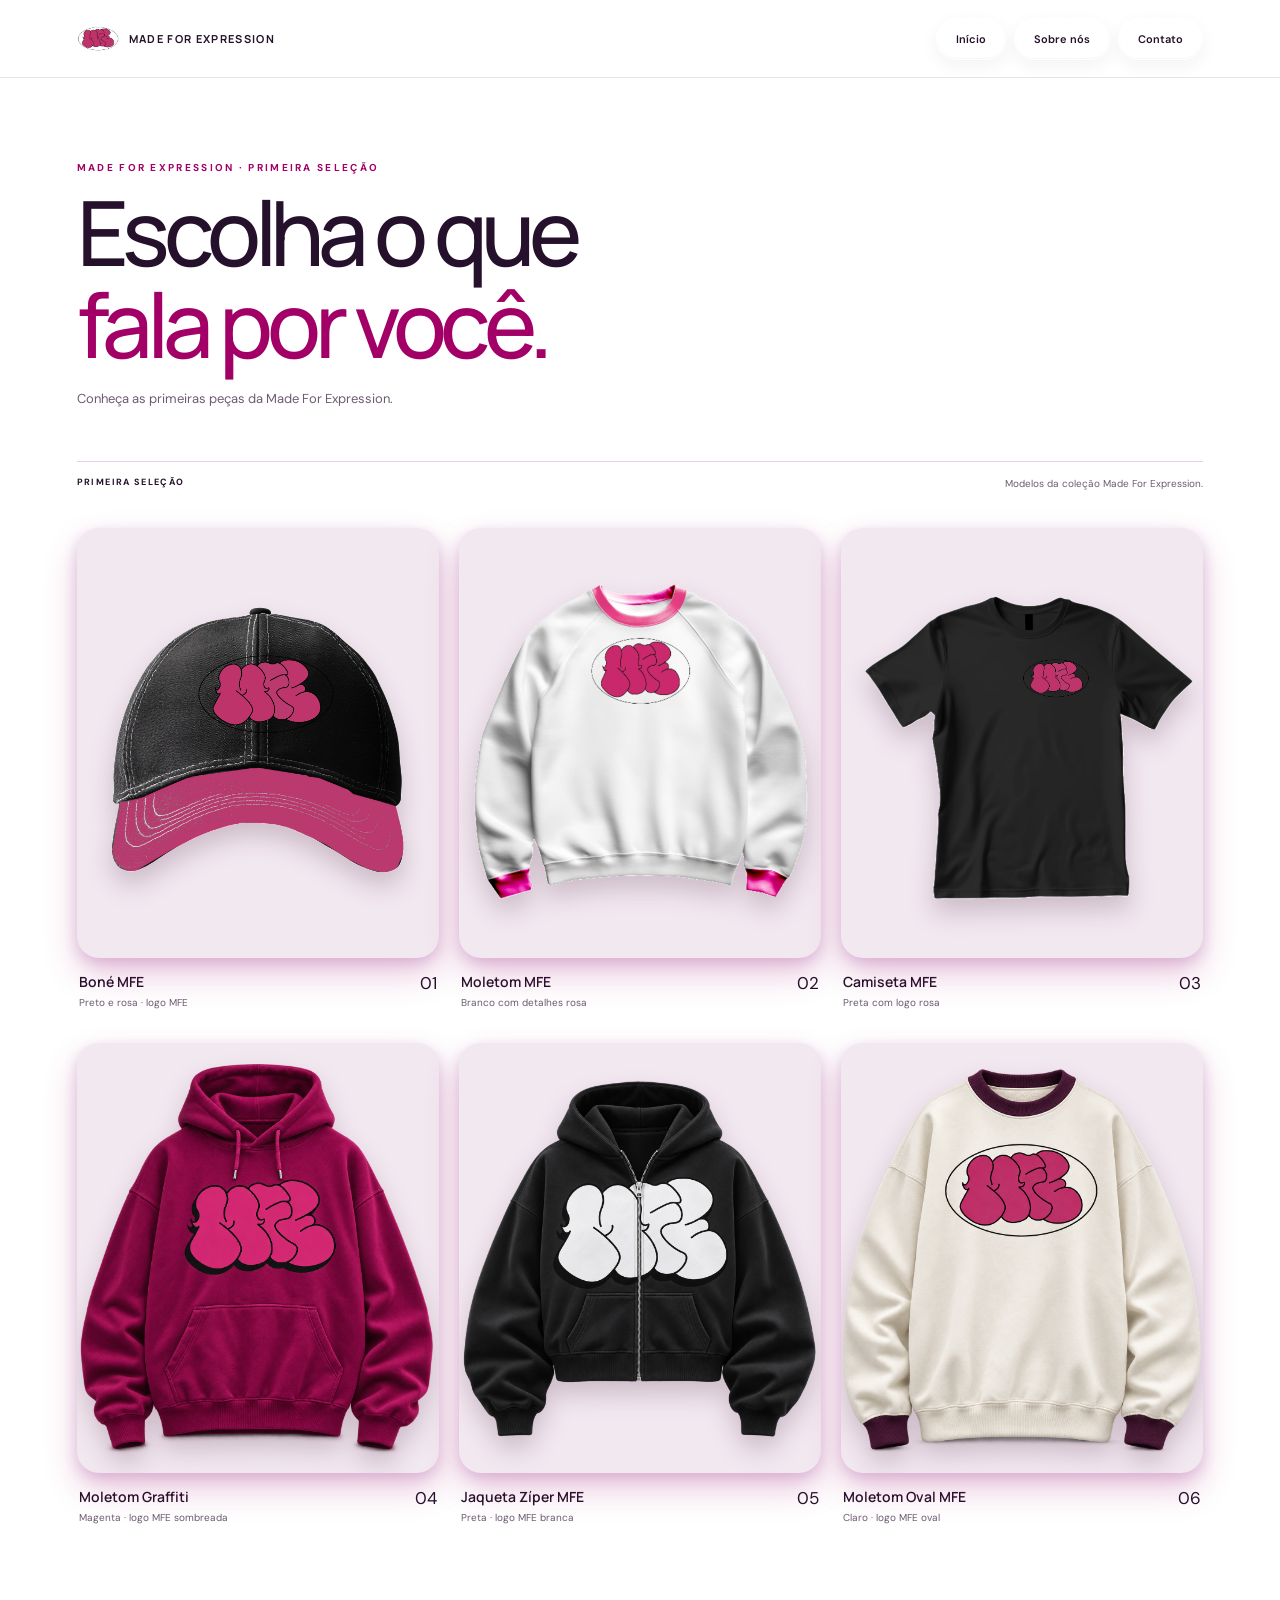
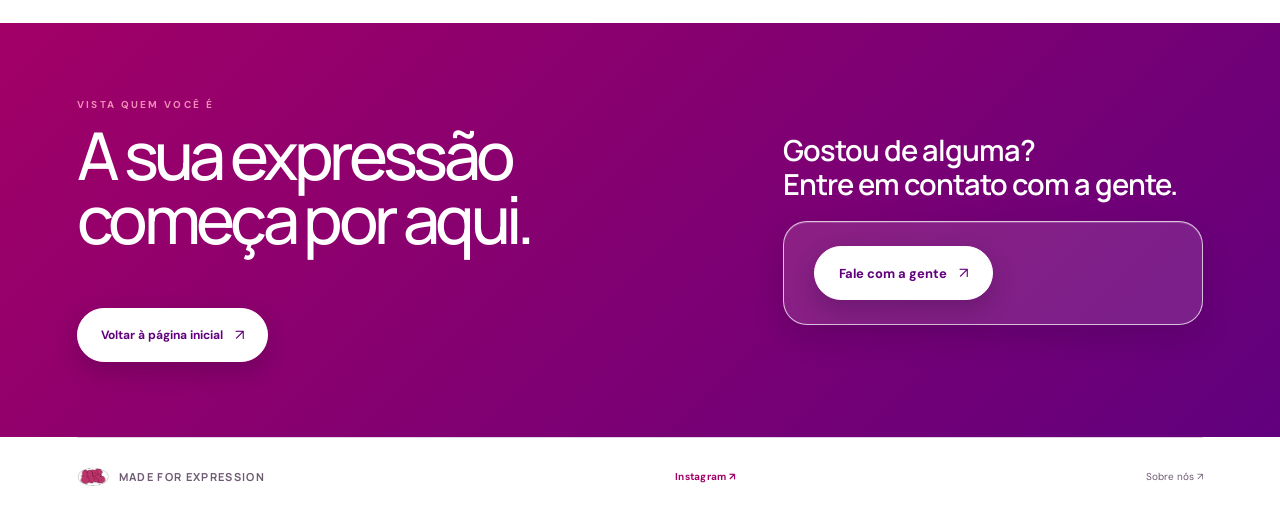
<file: comprar.html>
<!doctype html>
<html lang="pt-BR"><head><meta charset="utf-8"><meta name="viewport" content="width=device-width,initial-scale=1"><meta name="theme-color" content="#f7f3ed"><title>Compre aqui — Made For Expression</title><link rel="stylesheet" href="styles.css"><script defer src="script.js"></script></head>
<body class="inner-page shop-page"><header class="top wrap"><a class="brand" href="index.html"><img src="assets/made-for-expression.png" alt=""><span>Made For Expression</span></a><nav class="nav" aria-label="Navegação principal"><a class="glass-button" href="index.html">Início</a><a class="glass-button" href="sobre-nos.html">Sobre nós</a><a class="glass-button glass-button-dark" href="contato.html">Contato</a></nav></header>
<main><section class="shop-hero wrap reveal"><p class="kicker">MADE FOR EXPRESSION · PRIMEIRA SELEÇÃO</p><h1>Escolha o que<br><em>fala por você.</em></h1><p>Conheça as primeiras peças da Made For Expression.</p></section><section class="wrap shop-catalog"><div class="catalog-note reveal">PRIMEIRA SELEÇÃO <span>Modelos da coleção Made For Expression.</span></div><div class="products shop-products">
<article class="product-card reveal"><div class="product-visual product-visual-photo"><img class="product-photo" src="assets/bone-mfe-cutout.png" alt="Boné preto e rosa com a marca MFE"></div><div class="product-meta"><div><h2>Boné MFE</h2><p>Preto e rosa · logo MFE</p></div><span class="product-index">01</span></div></article>
<article class="product-card reveal"><div class="product-visual product-visual-photo"><img class="product-photo" src="assets/moletom-mfe-cutout.png" alt="Moletom branco com detalhes rosa e logo MFE"></div><div class="product-meta"><div><h2>Moletom MFE</h2><p>Branco com detalhes rosa</p></div><span class="product-index">02</span></div></article>
<article class="product-card reveal"><div class="product-visual product-visual-photo"><img class="product-photo" src="assets/camiseta-mfe-cutout.png" alt="Camiseta preta com logo rosa MFE"></div><div class="product-meta"><div><h2>Camiseta MFE</h2><p>Preta com logo rosa</p></div><span class="product-index">03</span></div></article>
<article class="product-card reveal"><div class="product-visual product-visual-photo"><img class="product-photo" src="assets/moletom-graffiti.png" alt="Moletom oversized magenta com logo MFE"></div><div class="product-meta"><div><h2>Moletom Graffiti</h2><p>Magenta · logo MFE sombreada</p></div><span class="product-index">04</span></div></article>
<article class="product-card reveal"><div class="product-visual product-visual-photo"><img class="product-photo" src="assets/jaqueta-mfe.png" alt="Jaqueta preta MFE com zíper e logo branco"></div><div class="product-meta"><div><h2>Jaqueta Zíper MFE</h2><p>Preta · logo MFE branca</p></div><span class="product-index">05</span></div></article>
<article class="product-card reveal"><div class="product-visual product-visual-photo"><img class="product-photo" src="assets/moletom-oval-mfe.png" alt="Moletom claro com logo MFE oval e detalhes ameixa"></div><div class="product-meta"><div><h2>Moletom Oval MFE</h2><p>Claro · logo MFE oval</p></div><span class="product-index">06</span></div></article>
</div></section><section class="shop-end"><div class="wrap shop-contact-callout reveal"><div class="shop-contact-home"><p class="kicker">VISTA QUEM VOCÊ É</p><h2>A sua expressão<br>começa por aqui.</h2><a class="glass-button shop-home-button" href="index.html">Voltar à página inicial <b>↗</b></a></div><div class="shop-contact-side"><h3>Gostou de alguma?<br>Entre em contato com a gente.</h3><div class="shop-contact-action"><a class="glass-button" href="contato.html">Fale com a gente <b>↗</b></a></div></div></div></section></main><footer class="foot wrap"><a class="brand" href="index.html"><img src="assets/made-for-expression.png" alt=""><span>Made For Expression</span></a><a class="instagram-link" href="https://www.instagram.com/madeforexpression/" target="_blank" rel="noopener noreferrer">Instagram ↗</a><a href="sobre-nos.html">Sobre nós ↗</a></footer></body></html>
</file>
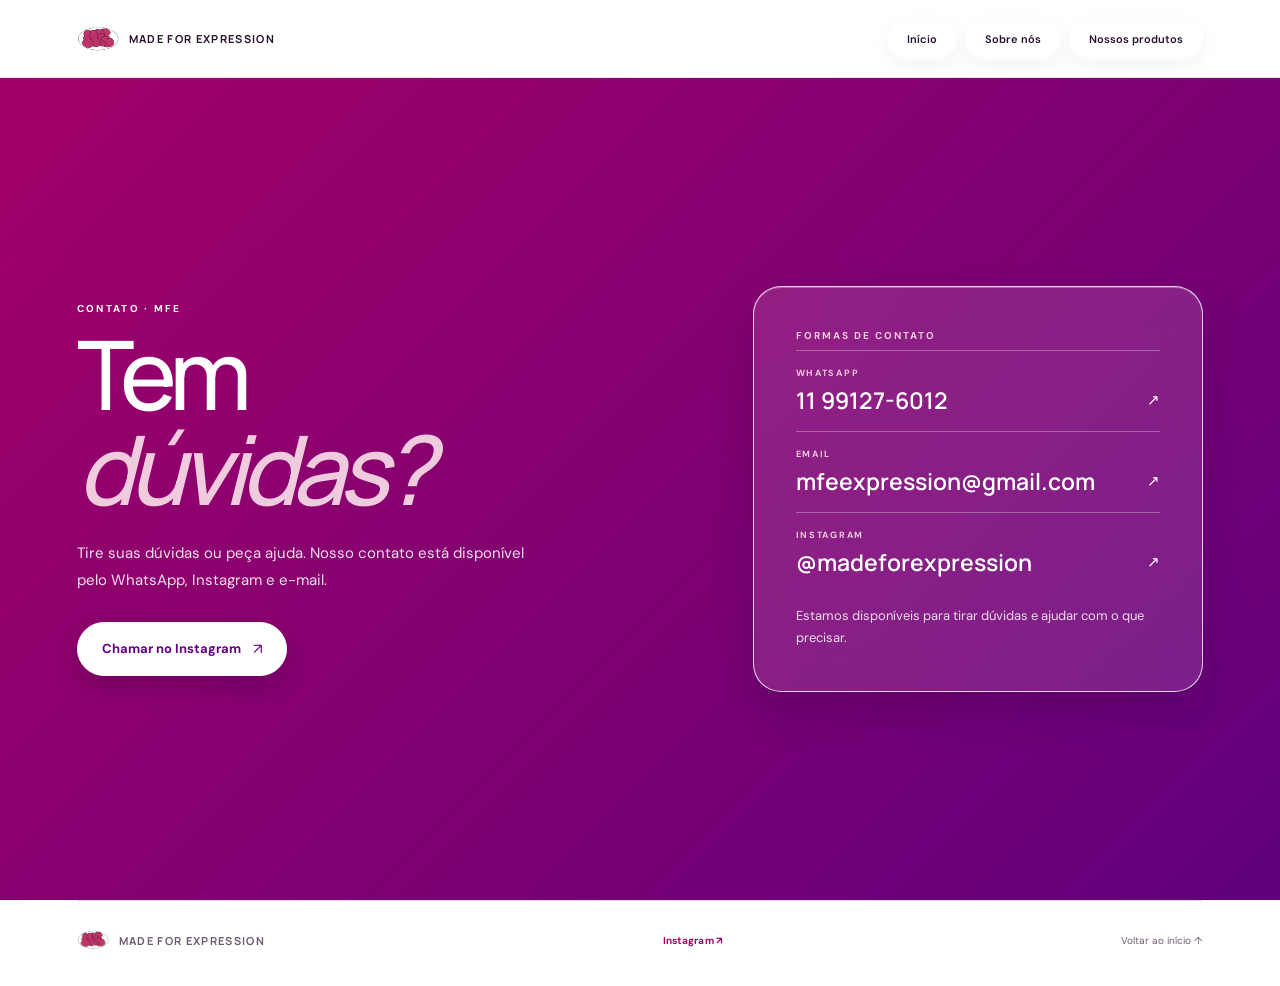
<file: contato.html>
<!doctype html>
<html lang="pt-BR">
<head><meta charset="utf-8"><meta name="viewport" content="width=device-width,initial-scale=1"><meta name="theme-color" content="#A20067"><meta name="description" content="Fale com a Made For Expression pelo Instagram."><title>Contato — Made For Expression</title><link rel="stylesheet" href="styles.css"><script defer src="script.js"></script></head>
<body class="inner-page contact-page">
<header class="top wrap"><a class="brand" href="index.html"><img src="assets/made-for-expression.png" alt=""><span>Made For Expression</span></a><nav class="nav" aria-label="Navegação principal"><a class="glass-button" href="index.html">Início</a><a class="glass-button" href="sobre-nos.html">Sobre nós</a><a class="glass-button glass-button-dark" href="comprar.html">Nossos produtos <b aria-hidden="true">↗</b></a></nav></header>
<main><section class="contact-hero"><div class="wrap contact-layout reveal"><div class="contact-copy"><p class="kicker">CONTATO · MFE</p><h1>Tem<br><em>dúvidas?</em></h1><p>Tire suas dúvidas ou peça ajuda. Nosso contato está disponível pelo WhatsApp, Instagram e e-mail.</p><a class="glass-button contact-instagram" href="https://www.instagram.com/madeforexpression/" target="_blank" rel="noopener noreferrer">Chamar no Instagram <b>↗</b></a></div><div class="contact-handle contact-methods"><span>FORMAS DE CONTATO</span><div class="contact-method"><small>WHATSAPP</small><a href="https://wa.me/5511991276012" target="_blank" rel="noopener noreferrer">11 99127-6012 <b aria-hidden="true">↗</b></a></div><div class="contact-method"><small>EMAIL</small><a href="https://mail.google.com/mail/?view=cm&amp;fs=1&amp;to=mfeexpression@gmail.com" target="_blank" rel="noopener noreferrer">mfeexpression@gmail.com <b aria-hidden="true">↗</b></a></div><div class="contact-method"><small>INSTAGRAM</small><a href="https://www.instagram.com/madeforexpression/" target="_blank" rel="noopener noreferrer">@madeforexpression <b aria-hidden="true">↗</b></a></div><p>Estamos disponíveis para tirar dúvidas e ajudar com o que precisar.</p></div></div></section></main>
<footer class="foot wrap"><a class="brand" href="index.html"><img src="assets/made-for-expression.png" alt=""><span>Made For Expression</span></a><a class="instagram-link" href="https://www.instagram.com/madeforexpression/" target="_blank" rel="noopener noreferrer">Instagram ↗</a><a href="index.html">Voltar ao início ↑</a></footer>
</body></html>
</file>
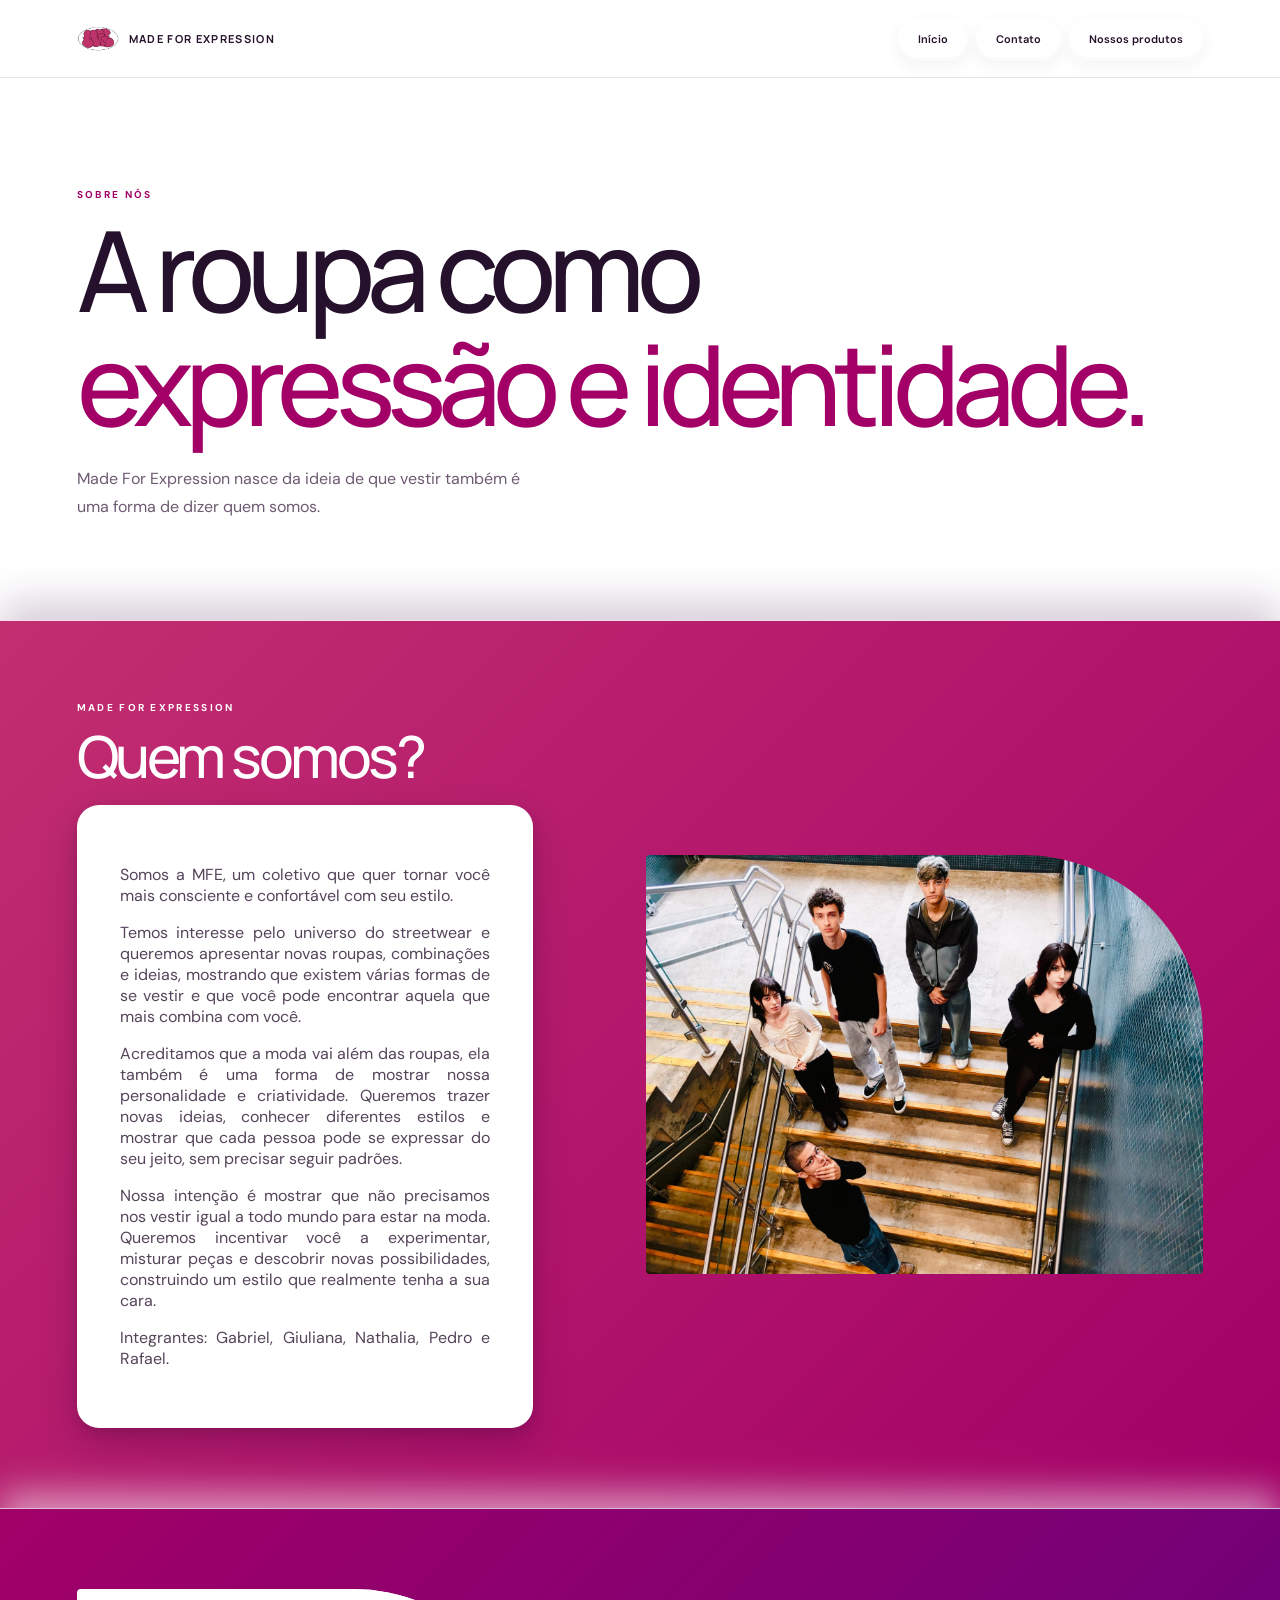
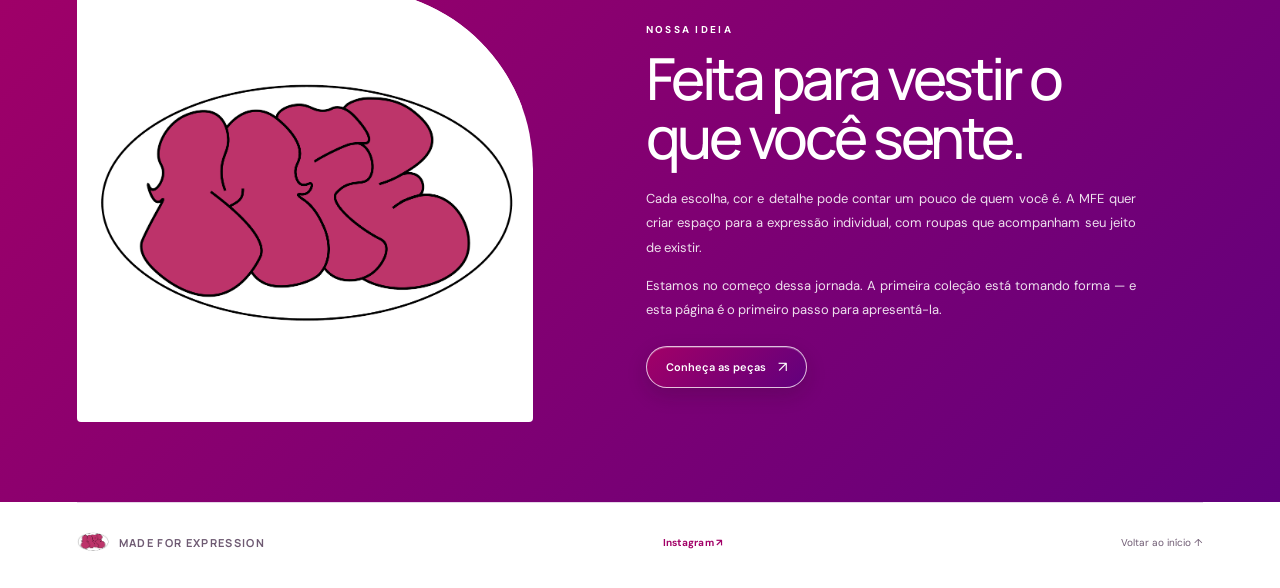
<file: sobre-nos.html>
<!doctype html>
<html lang="pt-BR"><head><meta charset="utf-8"><meta name="viewport" content="width=device-width,initial-scale=1"><meta name="theme-color" content="#f7f3ed"><title>Sobre nós — Made For Expression</title><link rel="stylesheet" href="styles.css"><script defer src="script.js"></script></head>
<body class="inner-page"><header class="top wrap"><a class="brand" href="index.html"><img src="assets/made-for-expression.png" alt=""><span>Made For Expression</span></a><nav class="nav" aria-label="Navegação principal"><a class="glass-button" href="index.html">Início</a><a class="glass-button" href="contato.html">Contato</a><a class="glass-button glass-button-dark" href="comprar.html">Nossos produtos <b aria-hidden="true">↗</b></a></nav></header>
<main><section class="about-hero wrap reveal"><p class="kicker">SOBRE NÓS</p><h1>A roupa como<br><em>expressão e identidade.</em></h1><p>Made For Expression nasce da ideia de que vestir também é uma forma de dizer quem somos.</p></section><section class="about-story about-story-secondary"><div class="wrap story-grid"><div class="story-copy story-copy-about reveal"><p class="kicker">MADE FOR EXPRESSION</p><h2>Quem somos?</h2><div class="story-copy-highlight"><p>Somos a MFE, um coletivo que quer tornar você mais consciente e confortável com seu estilo.</p><p>Temos interesse pelo universo do streetwear e queremos apresentar novas roupas, combinações e ideias, mostrando que existem várias formas de se vestir e que você pode encontrar aquela que mais combina com você.</p><p>Acreditamos que a moda vai além das roupas, ela também é uma forma de mostrar nossa personalidade e criatividade. Queremos trazer novas ideias, conhecer diferentes estilos e mostrar que cada pessoa pode se expressar do seu jeito, sem precisar seguir padrões.</p><p>Nossa intenção é mostrar que não precisamos nos vestir igual a todo mundo para estar na moda. Queremos incentivar você a experimentar, misturar peças e descobrir novas possibilidades, construindo um estilo que realmente tenha a sua cara.</p><p>Integrantes: Gabriel, Giuliana, Nathalia, Pedro e Rafael.</p></div></div><div class="story-art story-photo reveal"><img src="assets/quem-somos.jpg" alt="Grupo de jovens reunidos em uma escada, vistos de cima."></div></div></section><section class="about-story"><div class="wrap story-grid"><div class="story-art reveal"><img src="assets/made-for-expression.png" alt="Logo Made For Expression"></div><div class="story-copy reveal"><p class="kicker">NOSSA IDEIA</p><h2>Feita para vestir o que você sente.</h2><p>Cada escolha, cor e detalhe pode contar um pouco de quem você é. A MFE quer criar espaço para a expressão individual, com roupas que acompanham seu jeito de existir.</p><p>Estamos no começo dessa jornada. A primeira coleção está tomando forma — e esta página é o primeiro passo para apresentá-la.</p><a class="glass-button glass-button-dark" href="comprar.html">Conheça as peças <b>↗</b></a></div></div></section></main>
<footer class="foot wrap"><a class="brand" href="index.html"><img src="assets/made-for-expression.png" alt=""><span>Made For Expression</span></a><a class="instagram-link" href="https://www.instagram.com/madeforexpression/" target="_blank" rel="noopener noreferrer">Instagram ↗</a><a href="index.html">Voltar ao início ↑</a></footer></body></html>
</file>
<file: styles.css>
@import url('https://fonts.googleapis.com/css2?family=DM+Sans:wght@400;500;600;700&family=Manrope:wght@400;500;600;700;800&display=swap');
:root{--paper:#f7f3ed;--ink:#191817;--muted:#77716b;--pink:#c22e70;--line:#e5ded5;--header-height:78px;--glass:rgba(255,255,255,.48)}*{box-sizing:border-box}html{scroll-behavior:smooth}body{margin:0;background:var(--paper);color:var(--ink);font-family:'DM Sans',sans-serif;-webkit-font-smoothing:antialiased}a{color:inherit;text-decoration:none}img{max-width:100%}.wrap{width:min(1240px,88%);margin:auto}.top{width:100%;margin:0;height:var(--header-height);position:sticky;top:0;z-index:20;display:flex;align-items:center;justify-content:space-between;padding:0 6%;background:rgba(247,243,237,.86);border-bottom:1px solid rgba(226,219,211,.72);backdrop-filter:blur(18px) saturate(1.5);-webkit-backdrop-filter:blur(18px) saturate(1.5)}.brand{display:flex;align-items:center;gap:10px}.brand img{width:42px;height:42px;object-fit:cover;border-radius:50%;mix-blend-mode:multiply}.brand span{font:700 11px 'Manrope',sans-serif;letter-spacing:.12em;text-transform:uppercase}.nav{display:flex;align-items:center;gap:8px}.glass-button{position:relative;isolation:isolate;display:inline-flex;align-items:center;justify-content:center;gap:12px;min-height:42px;padding:0 19px;border:1px solid rgba(255,255,255,.88);border-radius:28px;background:linear-gradient(145deg,rgba(255,255,255,.84),rgba(255,255,255,.38) 58%,rgba(244,238,233,.52));box-shadow:0 6px 18px rgba(53,43,38,.08),inset 0 1px 0 rgba(255,255,255,.98),inset 0 -1px 0 rgba(199,185,177,.18);backdrop-filter:blur(20px) saturate(1.6);-webkit-backdrop-filter:blur(20px) saturate(1.6);font-size:11px;font-weight:600;transition:transform .22s ease,background .22s ease,border-color .22s ease,box-shadow .22s ease}.glass-button:hover{transform:translateY(-2px);border-color:#fff;background:linear-gradient(145deg,rgba(255,255,255,.98),rgba(255,255,255,.64));box-shadow:0 9px 22px rgba(53,43,38,.13),inset 0 1px 0 #fff}.glass-button:active{transform:translateY(0) scale(.98)}.glass-button:focus-visible{outline:3px solid rgba(194,46,112,.36);outline-offset:3px}.glass-button b{font-size:15px;font-weight:400}.glass-button-dark{color:white;border-color:rgba(255,255,255,.76);background:linear-gradient(145deg,rgba(45,39,40,.9),rgba(25,23,23,.82));box-shadow:0 7px 20px rgba(25,24,23,.18),inset 0 1px 0 rgba(255,255,255,.24)}.glass-button-dark:hover{background:linear-gradient(145deg,rgba(194,46,112,.96),rgba(137,24,76,.9));box-shadow:0 10px 25px rgba(137,24,76,.25),inset 0 1px 0 rgba(255,255,255,.3)}.kicker{margin:0 0 12px;color:var(--pink);font-size:10px;letter-spacing:.23em;font-weight:700}.campaign-stage{height:calc(100svh - var(--header-height));min-height:440px;position:relative;display:flex;align-items:center;justify-content:center;overflow:hidden;background:#d9b2c2}.campaign-image{display:block;width:100%;height:auto;max-height:calc(100svh - var(--header-height));object-fit:contain;transform:scale(1);will-change:transform}.scroll-cue{position:absolute;left:50%;bottom:22px;display:flex;align-items:center;gap:12px;padding:10px 15px;border:1px solid rgba(255,255,255,.72);border-radius:24px;background:rgba(255,255,255,.34);backdrop-filter:blur(16px);font-size:8px;font-weight:700;letter-spacing:.19em;color:#51243a;transform:translateX(-50%)}.scroll-cue span{font-size:15px;line-height:10px;animation:cue 1.4s ease-in-out infinite}@keyframes cue{50%{transform:translateY(4px)}}.collection-panel{position:relative;z-index:2;padding:76px 0 96px;background:var(--paper);border-radius:22px 22px 0 0;box-shadow:0 -18px 45px rgba(47,34,37,.06)}.section-heading{display:flex;justify-content:space-between;align-items:end;gap:34px;padding-bottom:24px;border-bottom:1px solid var(--line)}.section-heading h1,.shop-hero h1,.about-hero h1{margin:0;font:500 clamp(38px,6vw,70px)/1.02 'Manrope',sans-serif;letter-spacing:-.07em}.section-note{max-width:320px;margin:0 0 4px;color:var(--muted);font-size:12px;line-height:1.7}.products{display:grid;grid-template-columns:repeat(3,minmax(0,1fr));gap:20px;padding-top:28px}.product-card{min-width:0}.product-visual{height:380px;position:relative;display:grid;place-items:center;overflow:hidden;background:#eadfd4}.product-visual:has(.concept-label){text-decoration:none}.visual-rose{background:#e4d8d2}.visual-stone{background:#d8d2c7}.concept-label{position:absolute;z-index:2;left:14px;top:14px;padding:8px 10px;border:1px solid rgba(255,255,255,.76);background:rgba(255,255,255,.45);backdrop-filter:blur(12px);font-size:8px;letter-spacing:.13em}.garment{position:relative;width:52%;height:69%;filter:drop-shadow(0 15px 14px rgba(36,26,26,.13))}.tee{background:#bd2c6b;clip-path:polygon(30% 0,70% 0,100% 15%,86% 32%,76% 25%,80% 100%,20% 100%,24% 25%,14% 32%,0 15%)}.tee:before{content:'';position:absolute;top:0;left:37%;width:26%;height:12%;border:4px solid #e7c0c8;border-top:0;border-radius:0 0 50% 50%}.tee:after{content:'MFE';position:absolute;top:41%;left:37%;color:#f7e9dc;font:700 14px 'Manrope';letter-spacing:.15em}.hoodie{background:#252222;clip-path:polygon(32% 0,68% 0,100% 19%,85% 34%,78% 28%,82% 100%,18% 100%,22% 28%,15% 34%,0 19%)}.hoodie:before{content:'';position:absolute;top:0;left:31%;width:38%;height:18%;border:7px solid #5e5552;border-radius:48% 48% 20% 20%}.hoodie:after{content:'✳';position:absolute;top:44%;left:44%;color:#df4686;font-size:24px}.tank{width:45%;height:67%;background:#eee6d8;clip-path:polygon(23% 0,36% 0,42% 16%,58% 16%,64% 0,77% 0,88% 18%,100% 23%,84% 100%,16% 100%,0 23%,12% 18%);filter:drop-shadow(0 15px 14px rgba(36,26,26,.13))}.tank:after{content:'EXPRESS';position:absolute;top:48%;left:20%;font:700 10px 'Manrope';letter-spacing:.13em;color:#262120}.color-dot{position:absolute;right:14px;bottom:14px;width:15px;height:15px;border-radius:50%;background:var(--pink);border:2px solid #fff}.product-card:nth-child(2) .color-dot{background:#252222}.product-card:nth-child(3) .color-dot{background:#eee6d8}.product-meta{display:flex;justify-content:space-between;gap:12px;padding:14px 2px}.product-meta h2{margin:0 0 5px;font:600 14px 'Manrope'}.product-meta p{margin:0;color:var(--muted);font-size:10px}.product-meta>a,.product-index{font-size:17px}.center-link{display:flex;justify-content:center;margin-top:28px}.text-link{display:inline-flex;gap:18px;padding:14px 20px;border-bottom:1px solid #cdbec0;font-size:11px;font-weight:700}.home-about{padding:60px 0 80px;background:#e9ddd1}.home-about-inner{display:grid;grid-template-columns:1fr 1fr auto;align-items:center;gap:32px}.home-about h2,.shop-end h2{margin:0;font:500 clamp(38px,5.5vw,66px)/.98 'Manrope';letter-spacing:-.07em}.home-about h2 em,.shop-hero h1 em,.about-hero h1 em{color:var(--pink);font-style:normal}.home-about-inner>p{max-width:330px;color:#625a54;font-size:13px;line-height:1.8}.foot{display:flex;justify-content:space-between;align-items:center;gap:16px;padding:23px 0 30px;border-top:1px solid var(--line);font-size:10px;color:var(--muted)}.foot .brand img{width:32px;height:32px}.about-hero{padding:110px 0 100px}.about-hero h1{font-size:clamp(54px,9vw,112px)}.about-hero>p:last-child{max-width:450px;margin:24px 0 0;color:var(--muted);font-size:16px;line-height:1.7}.about-story{padding:80px 0;background:#e9ddd1}.story-grid{display:grid;grid-template-columns:.9fr 1.1fr;gap:10%;align-items:center}.story-art{min-height:410px;display:grid;place-items:center;background:#fff;border-radius:4px 180px 4px 4px;overflow:hidden}.story-art img{width:95%;height:auto;mix-blend-mode:multiply}.story-copy{max-width:490px}.story-copy h2{margin:0 0 20px;font:500 clamp(34px,5vw,58px)/1.02 'Manrope';letter-spacing:-.06em}.story-copy>p:not(.kicker){color:#625a54;font-size:13px;line-height:1.9}.story-copy .glass-button{margin-top:10px}.shop-hero{padding:83px 0 54px}.shop-hero h1{font-size:clamp(48px,8vw,90px)}.shop-hero>p:last-child{margin:20px 0 0;color:var(--muted);font-size:13px}.catalog-note{display:flex;justify-content:space-between;gap:24px;padding:14px 0;border-top:1px solid var(--line);font-size:9px;letter-spacing:.15em;font-weight:700}.catalog-note span{max-width:490px;color:var(--muted);font-size:10px;line-height:1.6;letter-spacing:0;font-weight:400}.shop-catalog{padding-bottom:85px}.shop-products{padding-top:22px}.shop-products .product-visual{height:430px}.shop-end{padding:75px 0;background:#252222;color:#fff}.shop-end .kicker{color:#f08bb8}.shop-end h2{margin:0 0 28px}.shop-end .glass-button{color:#191817}.reveal{opacity:0;transform:translateY(30px);transition:opacity .72s ease,transform .72s cubic-bezier(.2,.8,.2,1)}.reveal.is-visible{opacity:1;transform:translateY(0)}.products .product-card:nth-child(2){transition-delay:.1s}.products .product-card:nth-child(3){transition-delay:.2s}
@media(max-width:760px){:root{--header-height:70px}.wrap{width:90%}.top{padding:0 5%}.brand img{width:38px;height:38px}.brand span{font-size:9px;max-width:105px;line-height:1.3}.nav{gap:5px}.glass-button{min-height:37px;padding:0 12px;font-size:10px}.campaign-stage{min-height:calc(100svh - var(--header-height))}.campaign-image{max-height:calc(100svh - var(--header-height));}.collection-panel{padding:55px 0 70px;border-radius:17px 17px 0 0}.section-heading{display:block}.section-heading h1{font-size:44px}.section-note{margin-top:14px}.products{grid-template-columns:1fr 1fr;gap:18px 12px}.product-visual{height:270px}.product-meta h2{font-size:12px}.home-about-inner{grid-template-columns:1fr;gap:8px}.home-about-inner>p{margin:12px 0}.home-about-inner>.glass-button{justify-self:start}.about-hero{padding:80px 0 70px}.about-story{padding:50px 0}.story-grid{grid-template-columns:1fr;gap:28px}.story-art{min-height:290px;border-top-right-radius:120px}.story-copy h2{font-size:42px}.shop-hero{padding:62px 0 38px}.shop-hero h1{font-size:clamp(48px,12vw,72px)}.shop-products .product-visual{height:290px}.catalog-note{display:block}.catalog-note span{display:block;margin-top:8px}.foot{flex-wrap:wrap}.foot span{width:100%;order:3}}
@media(max-width:430px){.brand span{display:none}.glass-button{padding:0 10px;font-size:9px}.campaign-stage{min-height:calc(100svh - var(--header-height))}.products,.shop-products{grid-template-columns:1fr}.product-visual,.shop-products .product-visual{height:355px}.scroll-cue{bottom:17px}}
@media(prefers-reduced-motion:reduce){html{scroll-behavior:auto}.reveal{opacity:1;transform:none;transition:none}.scroll-cue span{animation:none}.glass-button{transition:none}}

/* Feedback solicitado: os dois botões do cabeçalho ficam translúcidos e combinam entre si. */
.nav .glass-button,.nav .glass-button-dark{color:var(--ink);border-color:rgba(255,255,255,.72);background:linear-gradient(145deg,rgba(255,255,255,.24),rgba(255,255,255,.09));box-shadow:0 6px 18px rgba(53,43,38,.055),inset 0 1px 0 rgba(255,255,255,.8),inset 0 -1px 0 rgba(199,185,177,.12);backdrop-filter:blur(20px) saturate(1.65);-webkit-backdrop-filter:blur(20px) saturate(1.65)}
.nav .glass-button:hover,.nav .glass-button-dark:hover{color:var(--ink);border-color:rgba(255,255,255,.96);background:linear-gradient(145deg,rgba(255,255,255,.47),rgba(255,255,255,.2));box-shadow:0 9px 22px rgba(53,43,38,.1),inset 0 1px 0 rgba(255,255,255,.95)}
/* A vitrine fica presa à janela enquanto as peças atravessam a cena de baixo para cima. */
.collection-scroll{height:calc(400svh - var(--header-height));position:relative;background:#f2e9e8}
.collection-sticky{height:calc(100svh - var(--header-height));position:sticky;top:var(--header-height);overflow:hidden;display:grid;grid-template-rows:auto 1fr auto;padding:clamp(18px,4vh,42px) 6% 18px;background:linear-gradient(150deg,#f7f3ed 0%,#efe4e4 100%)}
.collection-heading{z-index:5;display:flex;align-items:end;justify-content:space-between;gap:20px}.collection-heading h1{margin:0;font:500 clamp(30px,4.3vw,58px)/1 'Manrope',sans-serif;letter-spacing:-.065em}.collection-heading>span{display:inline-flex;align-items:center;gap:12px;padding:9px 13px;border:1px solid rgba(255,255,255,.75);border-radius:24px;background:rgba(255,255,255,.22);backdrop-filter:blur(14px);font-size:8px;font-weight:700;letter-spacing:.15em;color:#67525d}.collection-heading>span b{font-size:15px;font-weight:400}
.rise-stage{position:relative;min-height:0}.rise-card{--rise-y:48vh;--rise-opacity:0;position:absolute;top:50%;left:50%;width:min(430px,52vw);margin:0;opacity:var(--rise-opacity);transform:translate(-50%,calc(-50% + var(--rise-y))) scale(var(--rise-scale,.96));transform-origin:center;will-change:transform,opacity;z-index:1}.rise-visual{height:min(53vh,460px);position:relative;display:grid;place-items:center;overflow:hidden;background:#eadfd4;text-decoration:none}.rise-visual.visual-rose{background:#e4d8d2}.rise-visual.visual-stone{background:#d8d2c7}.rise-visual .garment{height:72%;width:48%}.rise-meta{display:flex;align-items:center;justify-content:space-between;padding:12px 3px}.rise-meta h2{margin:0 0 4px;font:600 14px 'Manrope',sans-serif}.rise-meta p{margin:0;color:var(--muted);font-size:10px}.rise-meta>a{font-size:19px}.rise-track{position:absolute;z-index:6;left:6%;right:6%;bottom:16px;height:2px;background:#d8caca}.rise-track span{display:block;width:0;height:100%;background:var(--pink);transform-origin:left}
@media(max-width:760px){.collection-scroll{height:calc(400svh - var(--header-height))}.collection-sticky{padding:22px 5% 22px}.collection-heading{align-items:start;flex-direction:column;gap:10px}.collection-heading h1{font-size:38px}.rise-card{width:min(390px,78vw)}.rise-visual{height:min(52vh,390px)}.rise-meta h2{font-size:13px}}
@media(max-width:430px){.collection-heading h1{font-size:34px}.collection-heading>span{font-size:7px}.rise-card{width:86vw}.rise-visual{height:48vh}.rise-meta h2{font-size:12px}}
@media(prefers-reduced-motion:reduce){.rise-card{opacity:1;transform:translate(-50%,-50%);will-change:auto}.rise-track span{width:100%!important}}
@media(prefers-reduced-motion:reduce){.collection-scroll{height:auto}.collection-sticky{height:auto;min-height:0;position:relative;top:auto;overflow:visible;display:block;padding-top:40px;padding-bottom:40px}.rise-stage{display:grid;gap:28px;margin-top:24px}.rise-card{position:relative;top:auto;left:auto;width:min(100%,520px);opacity:1!important;transform:none!important;margin:0 auto}.rise-visual{height:360px}.rise-track{display:none}}
/* A vitrine deixa de parecer uma grade: cada look vira uma cena grande que atravessa o quadro fixo. */
.rise-card{width:min(94vw,1180px);max-width:none}
.rise-visual{height:min(63svh,650px);min-height:360px}
.rise-visual .garment{width:min(32vw,360px);height:78%}
.rise-meta{position:absolute;left:50%;bottom:14px;width:max-content;max-width:calc(100% - 28px);padding:12px 18px;border:1px solid rgba(255,255,255,.78);border-radius:30px;background:rgba(255,255,255,.48);backdrop-filter:blur(17px) saturate(1.3);-webkit-backdrop-filter:blur(17px) saturate(1.3);box-shadow:0 8px 24px rgba(40,30,32,.09);transform:translateX(-50%)}
.rise-meta h2{font-size:15px}.rise-meta p{font-size:10px}
@media(max-width:760px){.rise-card{width:94vw}.rise-visual{height:min(62svh,560px);min-height:330px}.rise-visual .garment{width:min(58vw,290px);height:77%}.rise-meta{padding:10px 15px}}
@media(prefers-reduced-motion:reduce){.rise-card{width:min(100%,520px)}.rise-visual{height:360px}.rise-meta{position:static;width:100%;max-width:none;transform:none;margin-top:8px}}
/* A imagem permanece ancorada; a faixa de looks sobe por cima conforme o visitante rola. */
.showcase-scroll{height:calc(180svh - var(--header-height));position:relative;background:#d9b2c2}
.showcase-sticky{height:calc(100svh - var(--header-height));position:sticky;top:var(--header-height);overflow:hidden;isolation:isolate;background:#d9b2c2}
.showcase-sticky .campaign-image{position:absolute;z-index:0;inset:0;display:block;width:100%;height:100%;max-height:none;object-fit:cover;object-position:center;transform:none;will-change:auto}
.showcase-title{position:absolute;z-index:2;top:clamp(18px,4vh,36px);left:6%;color:#2b1d24;opacity:var(--showcase-copy-opacity,0);transform:translateY(12px);transition:opacity .2s,transform .2s}
.showcase-title p{margin:0 0 7px;font-size:9px;font-weight:700;letter-spacing:.2em}.showcase-title h1{margin:0;font:600 clamp(30px,4vw,52px)/1 'Manrope',sans-serif;letter-spacing:-.06em}
.showcase-clothes{position:absolute;z-index:1;top:50%;left:50%;width:min(96vw,1180px);height:min(70svh,700px);display:grid;grid-template-columns:repeat(3,minmax(0,1fr));align-items:center;gap:clamp(8px,2vw,26px);opacity:var(--showcase-clothes-opacity,0);transform:translate(-50%,calc(-50% + var(--showcase-y,55svh)));will-change:transform,opacity}
.showcase-look{height:100%;display:flex;flex-direction:column;align-items:center;justify-content:center;gap:clamp(12px,3vh,26px)}
.showcase-look .garment{width:66%;height:72%;filter:drop-shadow(0 18px 15px rgba(35,20,29,.2))}
.showcase-label{display:flex;flex-direction:column;align-items:center;gap:5px;padding:10px 13px;border:1px solid rgba(255,255,255,.8);border-radius:28px;background:rgba(255,255,255,.5);backdrop-filter:blur(15px) saturate(1.2);-webkit-backdrop-filter:blur(15px) saturate(1.2);color:#281d23;text-align:center;box-shadow:0 6px 20px rgba(49,25,39,.1)}
.showcase-label small{font-size:7px;letter-spacing:.16em}.showcase-label strong{font:600 11px 'Manrope',sans-serif}
.showcase-scroll-cue{transition:opacity .2s}.showcase-progress{position:absolute;z-index:3;left:6%;right:6%;bottom:15px;height:2px;background:rgba(65,29,47,.18)}.showcase-progress span{display:block;width:0;height:100%;background:#8e1c52}
@media(max-width:760px){.showcase-scroll{height:calc(180svh - var(--header-height))}.showcase-sticky{height:calc(100svh - var(--header-height))}.showcase-clothes{width:97vw;height:65svh;gap:4px}.showcase-look .garment{width:78%;height:70%}.showcase-label{padding:8px 7px}.showcase-label small{font-size:6px}.showcase-label strong{font-size:9px}.showcase-title{left:5%}}
@media(max-width:430px){.showcase-clothes{width:99vw;height:59svh}.showcase-look{gap:15px}.showcase-look .garment{width:86%;height:67%}.showcase-label{max-width:100%;padding:7px 5px}.showcase-label strong{font-size:8px}}
@media(prefers-reduced-motion:reduce){.showcase-scroll{height:auto}.showcase-sticky{height:auto;min-height:calc(100svh - var(--header-height));position:relative;top:auto;display:flex;flex-direction:column;align-items:center;justify-content:center;gap:18px;padding:80px 3% 50px}.showcase-sticky .campaign-image{position:relative;top:auto;left:auto;transform:none;width:100%;height:auto}.showcase-title{position:relative;top:auto;left:auto;opacity:1;transform:none;align-self:flex-start}.showcase-clothes{position:relative;top:auto;left:auto;width:100%;height:auto;opacity:1;transform:none;display:grid;grid-template-columns:repeat(3,minmax(0,1fr));gap:8px}.showcase-look{height:45vh}.showcase-look .garment{width:75%;height:65%}.showcase-scroll-cue,.showcase-progress{display:none}}
/* Imagens reais das peças enviadas em PDF. */
.showcase-product{display:block;width:100%;height:78%;object-fit:contain;filter:drop-shadow(0 18px 15px rgba(35,20,29,.18))}
.product-visual-photo{background:#fff!important}
.product-photo{display:block;width:100%;height:100%;object-fit:contain}
@media(max-width:760px){.showcase-product{height:74%}}
/* Fundo neutro com mistura suave para as imagens se integrarem sem o retângulo branco. */
.showcase-product,.product-photo{mix-blend-mode:multiply}
.product-visual-photo{background:#e8e5e0!important}
.showcase-product{filter:drop-shadow(0 20px 18px rgba(25,20,22,.28))}
.product-photo{filter:drop-shadow(0 14px 12px rgba(25,20,22,.2))}
/* Botão de Sobre nós translúcido com sombra visível. */
.home-about .glass-button-dark{color:var(--ink);border-color:rgba(255,255,255,.72);background:rgba(255,255,255,.22);box-shadow:0 10px 25px rgba(25,24,23,.23),inset 0 1px 0 rgba(255,255,255,.72);backdrop-filter:blur(18px) saturate(1.4);-webkit-backdrop-filter:blur(18px) saturate(1.4)}
.home-about .glass-button-dark:hover{background:rgba(255,255,255,.42);box-shadow:0 13px 29px rgba(25,24,23,.28),inset 0 1px 0 rgba(255,255,255,.9)}
/* Cartões verticais das peças na seção de apresentação da marca. */
.home-about-products{display:grid;grid-template-columns:repeat(3,minmax(0,1fr));gap:24px;padding-top:44px;padding-bottom:12px}
.home-product-card{min-height:440px;display:flex;flex-direction:column;align-items:center;justify-content:space-between;overflow:hidden;padding:14px 14px 20px;border:1px solid rgba(255,255,255,.92);border-radius:22px;background:#fff;box-shadow:0 12px 32px rgba(35,27,26,.2),0 3px 9px rgba(35,27,26,.1),inset 0 1px 0 #fff}
.home-product-card img{display:block;width:100%;height:370px;object-fit:contain;mix-blend-mode:multiply;filter:drop-shadow(0 10px 12px rgba(35,27,26,.12))}
.home-product-card span{padding-top:10px;font:600 13px 'Manrope',sans-serif;letter-spacing:.02em}
@media(max-width:760px){.home-about-products{grid-template-columns:repeat(2,minmax(0,1fr));gap:16px;padding-top:28px}.home-product-card{min-height:340px;padding:10px 10px 16px;border-radius:18px}.home-product-card img{height:280px}}
@media(max-width:430px){.home-about-products{grid-template-columns:1fr;width:min(88%,360px)}.home-product-card{min-height:410px}.home-product-card img{height:340px}}
/* Paleta oficial da marca: magenta, roxo e branco. */
:root{--paper:#FFFFFF;--ink:#25112B;--muted:#6E5A72;--pink:#A20067;--line:rgba(97,0,125,.18);--glass:rgba(255,255,255,.55)}
body{background:#FFFFFF;color:#25112B}
.top{background:rgba(255,255,255,.88);border-bottom-color:rgba(97,0,125,.12)}
.glass-button-dark,.glass-button-dark:hover{background:linear-gradient(135deg,#A20067,#61007D);color:#FFFFFF}
.glass-button:focus-visible{outline-color:rgba(162,0,103,.42)}
.campaign-stage,.showcase-scroll,.showcase-sticky{background:#61007D}
.scroll-cue{color:#61007D}
.collection-scroll{background:#FFFFFF}
.collection-sticky{background:linear-gradient(150deg,#FFFFFF 0%,rgba(162,0,103,.06) 100%)}
.collection-panel{background:#FFFFFF}
.home-about,.about-story{background:linear-gradient(135deg,#A20067 0%,#61007D 100%);color:#FFFFFF}
.home-about .kicker,.home-about h2 em,.about-story .kicker{color:#FFFFFF}
.home-about-inner>p,.story-copy>p:not(.kicker){color:rgba(255,255,255,.88)}
.home-about .glass-button-dark{color:#FFFFFF;border-color:rgba(255,255,255,.78);background:rgba(255,255,255,.14);box-shadow:0 10px 26px rgba(35,0,45,.28),inset 0 1px 0 rgba(255,255,255,.55)}
.home-about .glass-button-dark:hover{color:#FFFFFF;background:rgba(255,255,255,.24)}
.shop-end{background:linear-gradient(135deg,#A20067,#61007D)}
.shop-end .glass-button{color:#61007D}
.product-visual-photo,.home-product-card{background:#FFFFFF!important}
.home-product-card{color:#25112B;border-color:rgba(97,0,125,.12);box-shadow:0 12px 32px rgba(97,0,125,.18),0 3px 9px rgba(97,0,125,.12),inset 0 1px 0 #FFFFFF}
.showcase-progress{background:rgba(255,255,255,.35)}
.showcase-progress span{background:#A20067}
/* Retorno ao rosa original da abertura e apresentação das peças sem o fundo branco das fotos. */
.campaign-stage,.showcase-scroll,.showcase-sticky{background:#D9B2C2}
.showcase-product,.product-photo,.home-product-card img{mix-blend-mode:normal}
.showcase-product{filter:drop-shadow(0 20px 18px rgba(58,13,47,.3))}
.product-visual-photo{background:#F2E8F0!important}
.product-photo{filter:drop-shadow(0 13px 12px rgba(58,13,47,.2))}
.home-product-card{background:linear-gradient(180deg,#F2E8F0 0%,#FFFFFF 78%)!important}
.home-product-card img{filter:drop-shadow(0 10px 12px rgba(58,13,47,.16))}
/* Ajustes pedidos na vitrine e na chamada Sobre nós. */
.showcase-title{display:none}
.home-about-inner{grid-template-columns:.9fr 1.1fr;gap:42px}
.home-about-cta{display:flex;justify-content:center;margin:28px auto 0}
.home-about-cta .glass-button{min-width:190px;min-height:56px;padding:0 28px;border:1px solid rgba(255,255,255,.94);border-radius:32px;color:#61007D;background:#FFFFFF;box-shadow:0 12px 30px rgba(40,0,55,.3),0 3px 9px rgba(40,0,55,.18),inset 0 1px 0 #FFFFFF;font-size:13px;font-weight:700}
.home-about-cta .glass-button:hover{color:#A20067;background:#FFFFFF;transform:translateY(-3px);box-shadow:0 16px 34px rgba(40,0,55,.36),0 4px 12px rgba(40,0,55,.2)}
.home-about-products{padding-top:96px}
@media(max-width:760px){.home-about-inner{grid-template-columns:1fr;gap:8px}.home-about-cta{margin-top:24px}.home-about-products{padding-top:72px}}
@media(max-width:430px){.home-about-products{padding-top:56px}}
/* Zoom suave apenas nas fotos dos cartões da seção de apresentação. */
.home-product-card img{transition:transform .38s cubic-bezier(.2,.8,.2,1)}
@media(hover:hover){.home-product-card:hover img{transform:scale(1.1)}}
@media(prefers-reduced-motion:reduce){.home-product-card img{transition:none}.home-product-card:hover img{transform:none}}
.home-about-cta .glass-button{font-size:17px;min-width:220px;min-height:60px}
/* A exclamação da arte entra como acento visual no banner. */
.campaign-exclamation{position:absolute;z-index:1;top:50%;right:9%;display:block;width:clamp(86px,11vw,150px);height:auto;transform:translateY(-50%) rotate(9deg);filter:drop-shadow(5px 6px 0 rgba(97,0,125,.82));pointer-events:none}
@media(max-width:760px){.campaign-exclamation{right:5%;width:clamp(76px,17vw,112px)}}
/* Fotografia da seção "Quem somos?" sem alterar o layout da arte da marca. */
.story-photo img{display:block;width:100%;height:100%;object-fit:cover;mix-blend-mode:normal}
/* Segunda seção com contraste próprio e separação suave da primeira. */
.about-story-secondary{position:relative;z-index:1;background:linear-gradient(135deg,#F8E8F1 0%,#FFFFFF 100%);color:#25112B;box-shadow:0 -18px 38px rgba(55,0,65,.2);border-top:1px solid rgba(255,255,255,.85)}
.about-story-secondary .story-copy .kicker{color:#A20067}
.about-story-secondary .story-copy h2{color:#25112B}
.about-story-secondary .story-copy>p:not(.kicker){color:#6E5A72}
/* A seção "Feita para vestir" agora vem depois e recebe uma transição branca suave. */
.about-story:not(.about-story-secondary){position:relative;z-index:1;border-top:1px solid rgba(255,255,255,.72);box-shadow:0 -16px 34px rgba(255,255,255,.52)}
/* Fundo rosa para destacar a seção Quem somos sem perder contraste no texto. */
.about-story-secondary{background:linear-gradient(135deg,#D9B2C2 0%,#F0CBDD 100%);color:#25112B}
.about-story-secondary .story-copy .kicker{color:#A20067}
.about-story-secondary .story-copy h2{color:#25112B}
.about-story-secondary .story-copy>p:not(.kicker){color:#4D3B52}
/* Quem somos: rosa de marca mais forte com painel branco destacando o texto. */
.about-story-secondary{background:linear-gradient(135deg,#C22E70 0%,#A20067 100%);color:#25112B}
.story-copy-highlight{padding:clamp(24px,3.5vw,42px);border:1px solid rgba(255,255,255,.96);border-radius:22px;background:#FFFFFF;box-shadow:0 16px 36px rgba(46,0,52,.24),0 4px 12px rgba(46,0,52,.12)}
.about-story-secondary .story-copy-highlight .kicker{color:#A20067}
.about-story-secondary .story-copy-highlight h2{color:#25112B}
.about-story-secondary .story-copy-highlight>p:not(.kicker){color:#55445A}
.foot .instagram-link{color:#A20067;font-weight:700;letter-spacing:.025em;white-space:nowrap}
.foot .instagram-link:hover{text-decoration:underline;text-underline-offset:4px}
/* Título de Quem somos fora do painel; o texto fica em um cartão branco próprio. */
.about-story-secondary .story-copy-about>.kicker,.about-story-secondary .story-copy-about>h2{color:#FFFFFF}
.story-copy p:not(.kicker){text-align:justify}
.story-copy-highlight{text-align:justify}
@media(max-width:760px){.story-copy-highlight{padding:24px 22px}}
/* Chamada de contato ao fim do catálogo. */
.shop-contact-callout{display:grid;grid-template-columns:1.2fr .8fr;align-items:center;gap:clamp(28px,6vw,84px)}
.shop-contact-callout h2{max-width:650px}
.shop-contact-action{display:flex;flex-direction:column;align-items:flex-start;gap:16px;padding:32px;border:1px solid rgba(255,255,255,.72);border-radius:24px;background:rgba(255,255,255,.12);box-shadow:0 12px 30px rgba(35,0,48,.2),inset 0 1px 0 rgba(255,255,255,.2)}
.shop-contact-action p{margin:0;color:rgba(255,255,255,.86);font-size:14px}
.shop-contact-action .glass-button,.contact-instagram{min-height:54px;padding:0 24px;border-color:#fff;background:#fff;color:#61007D;font-size:13px;font-weight:700;box-shadow:0 10px 24px rgba(35,0,48,.24)}
.contact-hero{min-height:calc(100svh - var(--header-height));display:flex;align-items:center;padding:80px 0;background:linear-gradient(135deg,#A20067 0%,#61007D 100%);color:#fff}
.contact-layout{display:grid;grid-template-columns:1fr .8fr;align-items:center;gap:10%}
.contact-copy{max-width:620px}
.contact-copy .kicker{color:#fff}
.contact-copy h1{margin:0;font:500 clamp(54px,8vw,96px)/.98 'Manrope',sans-serif;letter-spacing:-.07em}
.contact-copy h1 em{color:#F0CBDD}
.contact-copy>p:not(.kicker){max-width:460px;margin:24px 0 28px;color:rgba(255,255,255,.88);font-size:15px;line-height:1.8}
.contact-handle{padding:clamp(28px,5vw,54px);border:1px solid rgba(255,255,255,.8);border-radius:28px;background:rgba(255,255,255,.12);backdrop-filter:blur(18px);box-shadow:0 18px 40px rgba(35,0,48,.22),inset 0 1px 0 rgba(255,255,255,.3)}
.contact-handle span{display:block;margin-bottom:16px;color:#F0CBDD;font-size:10px;font-weight:700;letter-spacing:.2em}
.contact-handle strong{font:600 clamp(20px,3vw,32px) 'Manrope',sans-serif;overflow-wrap:anywhere}
.contact-handle p{margin:14px 0 0;color:rgba(255,255,255,.86);font-size:13px}
@media(max-width:760px){.shop-contact-callout,.contact-layout{grid-template-columns:1fr;gap:26px}.shop-contact-action{padding:24px}.contact-hero{padding:60px 0}.contact-layout{gap:40px}}
.shop-contact-home .shop-home-button{display:inline-flex;margin-top:28px;min-height:54px;padding:0 23px;border-color:#fff;border-radius:28px;background:#fff;color:#61007D;font-size:12px;font-weight:700;box-shadow:0 10px 24px rgba(35,0,48,.24)}
.shop-contact-home .shop-home-button:hover{transform:translateY(-2px);box-shadow:0 14px 28px rgba(35,0,48,.3)}
.shop-contact-side h3{margin:0 0 20px;color:#fff;font:600 clamp(20px,2.5vw,29px)/1.15 'Manrope',sans-serif;letter-spacing:-.035em}
.shop-contact-action{padding:24px 30px}
@media(max-width:760px){.shop-contact-side h3{font-size:23px}}
/* Cartões de produto: cantos arredondados e sombra magenta/roxa mais nítida. */
.shop-products .product-visual-photo{overflow:hidden;border-radius:22px;box-shadow:0 16px 34px rgba(162,0,103,.22),0 5px 14px rgba(97,0,125,.16);transition:transform .3s ease,box-shadow .3s ease}
.shop-products .product-photo{border-radius:inherit}
@media(hover:hover){.shop-products .product-card:hover .product-visual-photo{transform:translateY(-3px);box-shadow:0 20px 40px rgba(162,0,103,.28),0 7px 18px rgba(97,0,125,.2)}}
@media(prefers-reduced-motion:reduce){.shop-products .product-visual-photo{transition:none}}
/* Canais de contato da MFE. */
.contact-methods{padding:clamp(24px,4vw,42px)}
.contact-methods>span{margin-bottom:8px}
.contact-method{padding:16px 0;border-top:1px solid rgba(255,255,255,.3)}
.contact-method small{display:block;margin-bottom:7px;color:#F0CBDD;font-size:9px;font-weight:700;letter-spacing:.19em}
.contact-method a{display:flex;align-items:center;justify-content:space-between;gap:12px;color:#fff;font:600 clamp(17px,2vw,23px)/1.25 'Manrope',sans-serif;overflow-wrap:anywhere;transition:color .2s ease}
.contact-method a:hover{color:#F0CBDD}
.contact-method a b{font-size:15px;font-weight:400}
.contact-methods p{margin:12px 0 0;color:rgba(255,255,255,.84);font-size:13px;line-height:1.7}
/* A vitrine sobe como uma faixa rosa de ponta a ponta, cobrindo o banner. */
.showcase-sticky::before{content:"";position:absolute;z-index:2;inset:0;background:#D9B2C2;transform:translateY(var(--showcase-cover-y,100%));will-change:transform;pointer-events:none}
.showcase-clothes{z-index:3}
.showcase-title{z-index:4}
.showcase-scroll-cue,.showcase-progress{z-index:5}
/* Menus sem setas decorativas. */
.nav .glass-button b{display:none}
@media(prefers-reduced-motion:reduce){.showcase-sticky::before{display:none}}

/* Layout mobile: cabeçalho em duas linhas, peças maiores e páginas mais fáceis de percorrer. */
@media(max-width:600px){
  :root{--header-height:88px}
  .top{height:var(--header-height);padding:8px 4% 9px;display:flex;flex-direction:column;justify-content:center;gap:5px}
  .brand{gap:8px;justify-content:center}
  .brand img{width:30px;height:30px}
  .brand span{display:inline;max-width:none;font-size:9px;letter-spacing:.1em}
  .nav{width:100%;justify-content:center;gap:6px}
  .nav .glass-button{flex:1;min-width:0;min-height:37px;padding:0 6px;font-size:9px;white-space:nowrap}
  .showcase-sticky{height:calc(100svh - var(--header-height));top:var(--header-height)}
  .showcase-sticky .campaign-image{object-position:center 48%}
  .campaign-exclamation{right:7%;top:36%;width:clamp(54px,15vw,78px)}
  .showcase-clothes{width:min(82vw,370px);height:min(70svh,610px);grid-template-columns:1fr;gap:0}
  .showcase-look{height:33.333%;min-height:0;flex-direction:row;justify-content:center;gap:8px}
  .showcase-look .showcase-product{width:52%;height:88%}
  .showcase-label{width:42%;max-width:42%;padding:9px 8px}
  .showcase-label strong{font-size:10px}
  .showcase-label small{font-size:6px}
  .showcase-scroll-cue{bottom:12px;padding:8px 12px;font-size:7px}
  .home-about{padding:44px 0 52px}
  .home-about-inner{gap:6px}
  .home-about h2{font-size:clamp(42px,12vw,56px)}
  .home-about-inner>p{font-size:13px;line-height:1.7}
  .home-about-cta{margin-top:18px}
  .home-about-products{width:90%;grid-template-columns:repeat(2,minmax(0,1fr));gap:12px;padding-top:42px}
  .home-product-card{min-height:270px;padding:9px 8px 13px;border-radius:16px}
  .home-product-card img{height:215px}
  .home-product-card span{font-size:11px;text-align:center}
  .about-hero{padding:62px 0 48px}
  .about-hero h1{font-size:clamp(42px,11.5vw,62px);line-height:1.03}
  .about-hero>p:last-child{font-size:14px}
  .about-story{padding:40px 0}
  .story-grid{gap:24px}
  .story-art{min-height:240px}
  .story-copy h2{font-size:38px}
  .story-copy-highlight{padding:20px 18px;border-radius:18px}
  .story-copy-highlight p{font-size:13px;line-height:1.75}
  .shop-hero{padding:52px 0 32px}
  .shop-hero h1{font-size:clamp(42px,11.5vw,60px)}
  .shop-catalog{padding-bottom:56px}
  .shop-products{grid-template-columns:repeat(2,minmax(0,1fr));gap:22px 12px;padding-top:18px}
  .shop-products .product-visual{height:clamp(180px,54vw,245px);border-radius:16px}
  .product-meta{gap:6px;padding:10px 1px}
  .product-meta h2{font-size:11px;line-height:1.3}
  .product-meta p{font-size:9px;line-height:1.4}
  .product-meta>a,.product-index{font-size:14px}
  .shop-end{padding:52px 0}
  .shop-contact-callout{gap:30px}
  .shop-end h2{font-size:clamp(38px,10vw,50px)}
  .shop-contact-action{padding:20px;border-radius:20px}
  .contact-hero{min-height:calc(100svh - var(--header-height));padding:42px 0}
  .contact-layout{gap:26px}
  .contact-copy h1{font-size:clamp(52px,14vw,68px)}
  .contact-copy>p:not(.kicker){font-size:14px;line-height:1.7}
  .contact-handle{padding:22px 20px;border-radius:22px}
  .contact-method a{font-size:clamp(16px,5vw,20px)}
  .foot{justify-content:center;gap:12px;padding:18px 0 22px;text-align:center}
  .foot .brand{width:100%;justify-content:center}
  .foot>span{width:100%;order:3}
}
@media(max-width:360px){
  .top{padding-left:3%;padding-right:3%}
  .nav{gap:4px}
  .nav .glass-button{padding:0 4px;font-size:8px}
  .showcase-clothes{width:88vw}
  .showcase-label strong{font-size:9px}
  .home-product-card{min-height:238px}
  .home-product-card img{height:185px}
  .shop-products .product-visual{height:180px}
}


/* Dá mais espaço de rolagem no celular para acompanhar a subida das peças sem pular a cena. */
@media(max-width:600px) and (prefers-reduced-motion:no-preference){.showcase-scroll{height:calc(320svh - var(--header-height))}}
</file>
